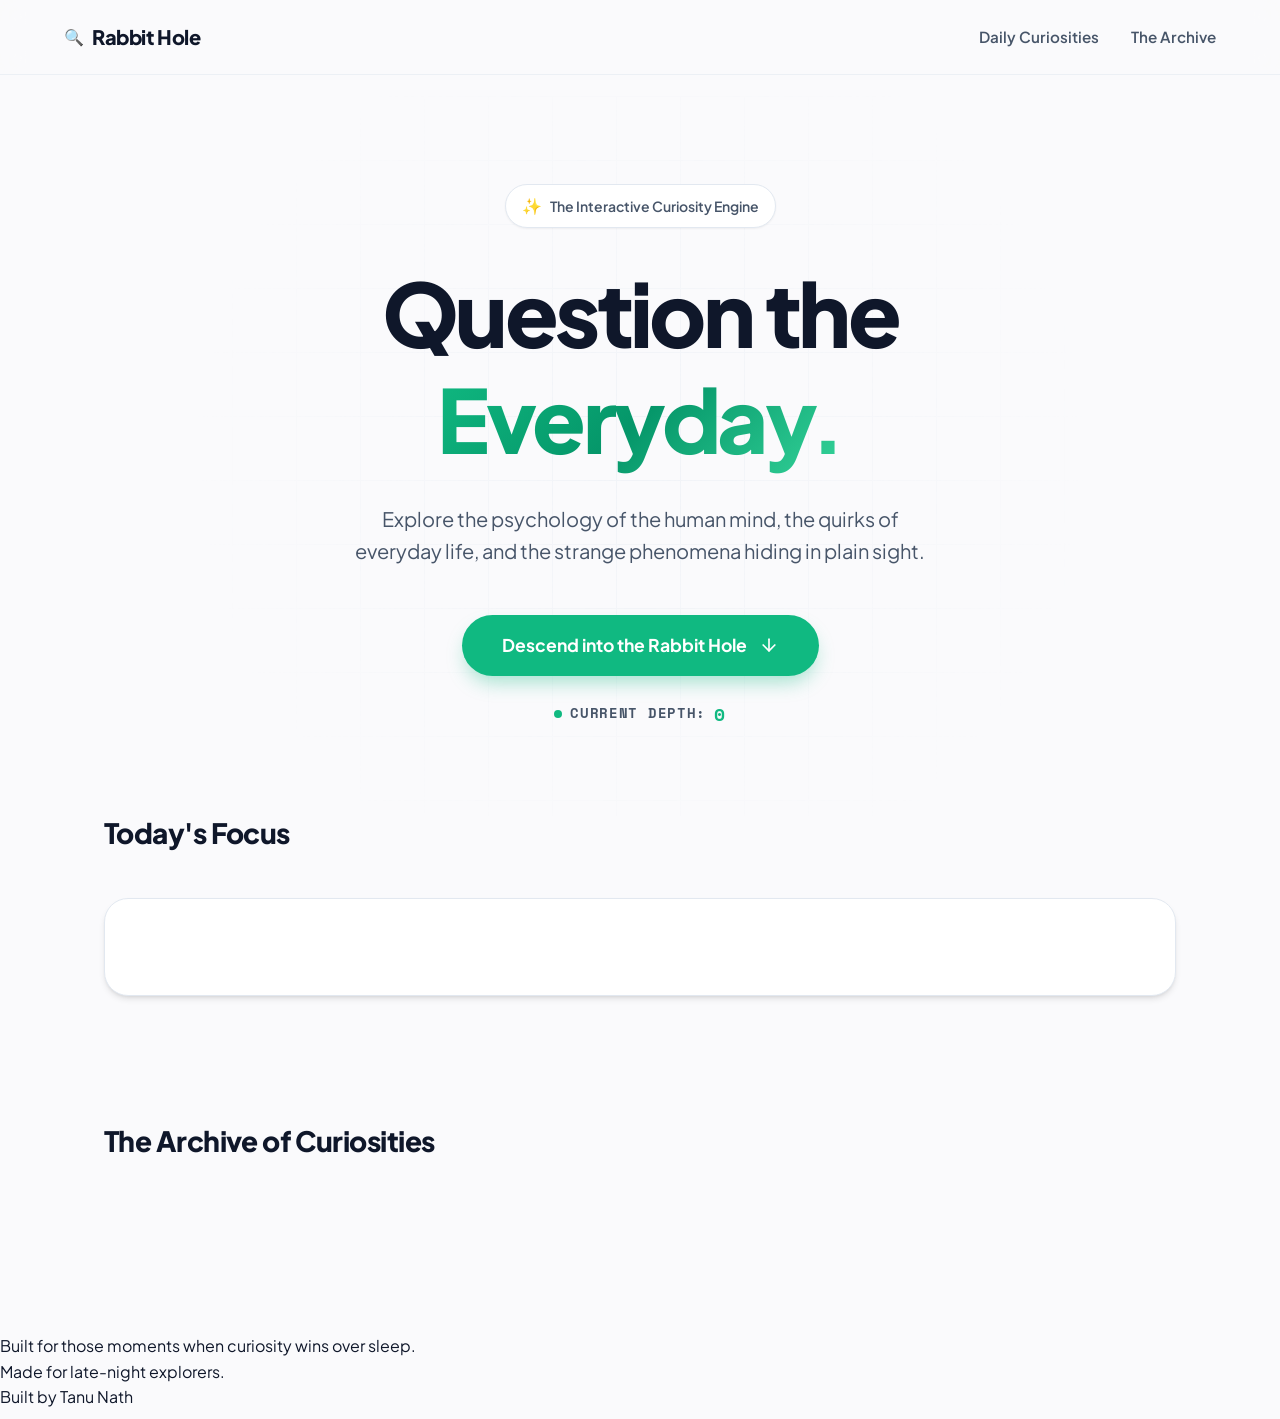
<file: index.html>
<!DOCTYPE html>
<html lang="en">
<head>
    <meta charset="UTF-8">
    <meta name="viewport" content="width=device-width, initial-scale=1.0">
    <title>Rabbit Hole | The Interactive Curiosity Engine</title>
    <link rel="preconnect" href="https://fonts.googleapis.com">
    <link rel="preconnect" href="https://fonts.gstatic.com" crossorigin>
    <link href="https://fonts.googleapis.com/css2?family=Plus+Jakarta+Sans:wght@300;400;500;600;700;800&family=Space+Mono:ital,wght@0,400;0,700;1,400&display=swap" rel="stylesheet">
    <link rel="stylesheet" href="style.css">
</head>
<body>
    <nav class="navbar">
        <div class="logo">
            <span class="icon">🔍</span>
            <h1>Rabbit Hole</h1>
        </div>
        <div class="nav-links">
            <a href="#today-section">Daily Curiosities</a>
            <a href="#related-section">The Archive</a>
        </div>
        <!-- Mobile Menu Toggle -->
        <div class="mobile-menu-btn">
            <span></span>
            <span></span>
            <span></span>
        </div>
    </nav>

    <main>
        <!-- Modern "Lovable" Style Hero Section -->
        <section class="hero-section">
            <div class="hero-background-grid"></div>
            <div class="hero-content">
                <div class="hero-badge fade-in-up">
                    <span class="badge-icon">✨</span>
                    <span class="badge-text">The Interactive Curiosity Engine</span>
                </div>
                
                <h1 class="hero-title fade-in-up delay-1">
                    Question the <span class="text-gradient">Everyday.</span>
                </h1>
                
                <p class="hero-subtitle fade-in-up delay-2">
                    Explore the psychology of the human mind, the quirks of everyday life, and the strange phenomena hiding in plain sight.
                </p>
                
                <div class="hero-action-area fade-in-up delay-3">
                    <button id="rabbit-hole-btn" class="primary-btn">
                        <span class="btn-text">Descend into the Rabbit Hole</span>
                        <svg class="btn-icon" width="20" height="20" viewBox="0 0 24 24" fill="none" stroke="currentColor" stroke-width="2" stroke-linecap="round" stroke-linejoin="round"><line x1="12" y1="5" x2="12" y2="19"></line><polyline points="19 12 12 19 5 12"></polyline></svg>
                    </button>
                    
                    <div class="depth-indicator">
                        <div class="depth-pulse"></div>
                        <span class="depth-label">Current Depth:</span>
                        <span id="depth-value" class="depth-value">0</span>
                    </div>
                </div>
            </div>
        </section>

        <!-- Hidden initially, shown after click -->
        <section id="result-area" class="result-section hidden">
            <div class="glass-card main-card" id="main-result-card">
                <div class="card-header">
                    <span class="category-badge" id="category-badge">Psychology</span>
                </div>
                
                <h2 id="result-title" class="card-title">Title</h2>
                
                <div class="interactive-desc">
                    <p id="result-description" class="card-desc">Description</p>
                    
                    <!-- Hover Fact feature -->
                    <div class="hidden-fact" id="hidden-fact">
                        <span class="fact-label">Did you know?</span>
                        <p id="fact-text">Fact goes here.</p>
                    </div>
                </div>
                
                <div class="card-actions">
                    <a id="result-link" href="#" target="_blank" rel="noopener noreferrer" class="read-more-btn">
                        Read the Article 
                        <svg width="16" height="16" viewBox="0 0 24 24" fill="none" stroke="currentColor" stroke-width="2" stroke-linecap="round" stroke-linejoin="round"><line x1="5" y1="12" x2="19" y2="12"></line><polyline points="12 5 19 12 19"></polyline></svg>
                    </a>
                    <button id="go-deeper-btn" class="next-btn">
                        Next Anomaly
                        <svg width="16" height="16" viewBox="0 0 24 24" fill="none" stroke="currentColor" stroke-width="2" stroke-linecap="round" stroke-linejoin="round"><line x1="12" y1="5" x2="12" y2="19"></line><polyline points="19 12 12 19 5 12"></polyline></svg>
                    </button>
                </div>
            </div>
        </section>

        <section id="today-section" class="content-section">
            <div class="section-heading">
                <h3>Today's Focus</h3>
            </div>
            <div class="featured-card" id="today-curiosity">
                <!-- Populated by JS -->
            </div>
        </section>

        <section id="related-section" class="content-section">
            <div class="section-heading">
                <h3>The Archive of Curiosities</h3>
            </div>
            <div class="card-grid" id="related-grid">
                <!-- Populated by JS -->
            </div>
        </section>
    </main>

    <footer>
        <div class="footer-content">
            <p>Built for those moments when curiosity wins over sleep.</p>
            <p>Made for late-night explorers.</p>
            <p class="author">Built by Tanu Nath</p>
        </div>
    </footer>

    <!-- Background script handles canvas generation -->
    <canvas id="particle-canvas"></canvas>
    
    <script src="script.js"></script>
</body>
</html>
</file>
<file: style.css>
:root {
    /* Base Colors - Clean, Clinical Light Theme */
    --bg-color: #FAFAFC;
    --surface-color: #FFFFFF;
    --border-color: #E2E8F0;
    
    /* Text Colors */
    --text-primary: #0F172A;
    --text-secondary: #475569;
    --text-tertiary: #94A3B8;
    
    /* Accent Colors - Emerald Green Theme */
    --accent-main: #10B981; /* Emerald 500 */
    --accent-hover: #059669; /* Emerald 600 */
    --accent-light: #D1FAE5; /* Emerald 100 */
    --accent-dark: #064E3B; /* Emerald 900 */
    
    /* Typography */
    --font-sans: 'Plus Jakarta Sans', system-ui, -apple-system, sans-serif;
    --font-mono: 'Space Mono', monospace;
    
    /* Design Tokens */
    --radius-sm: 8px;
    --radius-md: 16px;
    --radius-lg: 24px;
    --radius-pill: 9999px;
    
    --shadow-sm: 0 1px 2px 0 rgb(0 0 0 / 0.05);
    --shadow-md: 0 4px 6px -1px rgb(0 0 0 / 0.1), 0 2px 4px -2px rgb(0 0 0 / 0.1);
    --shadow-xl: 0 20px 25px -5px rgb(0 0 0 / 0.1), 0 8px 10px -6px rgb(0 0 0 / 0.1);
}

* {
    box-sizing: border-box;
    margin: 0;
    padding: 0;
}

body {
    background-color: var(--bg-color);
    color: var(--text-primary);
    font-family: var(--font-sans);
    line-height: 1.6;
    overflow-x: hidden;
    position: relative;
    min-height: 100vh;
}

/* Background canvas setup */
#particle-canvas {
    position: fixed;
    top: 0;
    left: 0;
    width: 100vw;
    height: 100vh;
    z-index: -1;
    pointer-events: none;
    opacity: 0.4;
}

/* Base Typography */
h1, h2, h3, h4, h5, h6 {
    font-weight: 800;
    line-height: 1.2;
    letter-spacing: -0.02em;
    color: var(--text-primary);
}

/* -------------------------------------
 *  Layout & Navigation
 * ------------------------------------- */

.navbar {
    display: flex;
    justify-content: space-between;
    align-items: center;
    padding: 1.5rem 5%;
    position: fixed;
    top: 0;
    width: 100%;
    z-index: 50;
    background: rgba(250, 250, 252, 0.8);
    backdrop-filter: blur(12px);
    -webkit-backdrop-filter: blur(12px);
    border-bottom: 1px solid rgba(226, 232, 240, 0.6);
    transition: all 0.3s ease;
}

.logo {
    display: flex;
    align-items: center;
    gap: 0.5rem;
}

.logo h1 {
    font-size: 1.25rem;
    font-weight: 800;
}

.nav-links {
    display: flex;
    gap: 2rem;
}

.nav-links a {
    color: var(--text-secondary);
    text-decoration: none;
    font-weight: 600;
    font-size: 0.95rem;
    transition: color 0.2s ease;
}

.nav-links a:hover {
    color: var(--accent-main);
}

.mobile-menu-btn {
    display: none;
    flex-direction: column;
    gap: 5px;
    cursor: pointer;
}

.mobile-menu-btn span {
    width: 25px;
    height: 2px;
    background-color: var(--text-primary);
    transition: 0.3s;
}

main {
    max-width: 1200px;
    margin: 0 auto;
    padding: 6rem 5% 0; 
}

/* -------------------------------------
 *  Modern Hero Section
 * ------------------------------------- */

.hero-section {
    min-height: 80vh;
    display: flex;
    flex-direction: column;
    justify-content: center;
    align-items: center;
    text-align: center;
    position: relative;
    padding: 4rem 0;
}

.hero-background-grid {
    position: absolute;
    inset: 0;
    background-image: linear-gradient(to right, var(--border-color) 1px, transparent 1px),
                      linear-gradient(to bottom, var(--border-color) 1px, transparent 1px);
    background-size: 4rem 4rem;
    mask-image: radial-gradient(circle, black, transparent 70%);
    -webkit-mask-image: radial-gradient(circle, black, transparent 70%);
    opacity: 0.4;
    z-index: -1;
}

.hero-content {
    max-width: 800px;
    display: flex;
    flex-direction: column;
    align-items: center;
    gap: 2rem;
}

.hero-badge {
    display: inline-flex;
    align-items: center;
    gap: 0.5rem;
    padding: 0.5rem 1rem;
    background: var(--surface-color);
    border: 1px solid var(--border-color);
    border-radius: var(--radius-pill);
    box-shadow: var(--shadow-sm);
    font-size: 0.875rem;
    font-weight: 600;
    color: var(--text-secondary);
}

.hero-badge .badge-icon {
    font-size: 1rem;
}

.hero-title {
    font-size: clamp(3.5rem, 8vw, 5.5rem);
    letter-spacing: -0.04em;
    color: var(--text-primary);
}

.text-gradient {
    background: linear-gradient(135deg, var(--accent-main), #059669, #34d399);
    -webkit-background-clip: text;
    -webkit-text-fill-color: transparent;
    background-clip: text;
    color: transparent;
}

.hero-subtitle {
    font-size: clamp(1.1rem, 2vw, 1.25rem);
    color: var(--text-secondary);
    max-width: 600px;
    font-weight: 400;
}

.hero-action-area {
    display: flex;
    flex-direction: column;
    align-items: center;
    gap: 1.5rem;
    margin-top: 1rem;
}

.primary-btn {
    display: flex;
    align-items: center;
    gap: 0.75rem;
    padding: 1.2rem 2.5rem;
    background-color: var(--accent-main);
    color: white;
    border: none;
    border-radius: var(--radius-pill);
    font-size: 1.1rem;
    font-weight: 700;
    font-family: var(--font-sans);
    cursor: pointer;
    transition: all 0.3s cubic-bezier(0.4, 0, 0.2, 1);
    box-shadow: 0 10px 20px -5px rgba(16, 185, 129, 0.4);
    position: relative;
    overflow: hidden;
}

.primary-btn .btn-text, .primary-btn .btn-icon {
    position: relative;
    z-index: 2;
    transition: transform 0.3s ease;
}

.primary-btn .btn-highlight {
    position: absolute;
    inset: 0;
    background: linear-gradient(to right, transparent, rgba(255,255,255,0.2), transparent);
    transform: translateX(-100%);
    transition: transform 0.6s ease;
    z-index: 1;
}

.primary-btn:hover {
    background-color: var(--accent-hover);
    transform: translateY(-2px);
    box-shadow: 0 15px 25px -5px rgba(16, 185, 129, 0.5);
}

.primary-btn:hover .btn-icon {
    transform: translateX(4px);
}

.primary-btn:hover .btn-highlight {
    transform: translateX(100%);
}

.primary-btn:active {
    transform: translateY(0);
}

.depth-indicator {
    display: flex;
    align-items: center;
    gap: 0.5rem;
    font-family: var(--font-mono);
    font-size: 0.85rem;
    color: var(--text-secondary);
    text-transform: uppercase;
    letter-spacing: 0.05em;
    font-weight: 600;
}

.depth-pulse {
    width: 8px;
    height: 8px;
    border-radius: 50%;
    background-color: var(--accent-main);
    box-shadow: 0 0 0 0 rgba(16, 185, 129, 0.7);
    animation: ping 2s cubic-bezier(0, 0, 0.2, 1) infinite;
}

.depth-value {
    color: var(--accent-main);
    font-size: 1.1rem;
    font-weight: 700;
}

@keyframes ping {
    75%, 100% {
        transform: scale(2);
        opacity: 0;
        box-shadow: 0 0 0 10px rgba(16, 185, 129, 0);
    }
}

/* -------------------------------------
 *  Results Area & Cards
 * ------------------------------------- */

.result-section {
    margin: 4rem 0 6rem;
    display: flex;
    justify-content: center;
    perspective: 1000px;
    transition: opacity 0.6s ease, transform 0.8s ease;
    opacity: 1;
    transform: translateY(0);
}

.result-section.hidden {
    opacity: 0 !important;
    pointer-events: none;
    transform: translateY(20px) scale(0.98) !important;
    position: absolute;
    visibility: hidden;
}

.glass-card {
    background: var(--surface-color);
    border: 1px solid var(--border-color);
    border-radius: var(--radius-lg);
    padding: 3.5rem;
    width: 100%;
    box-shadow: var(--shadow-xl);
    position: relative;
    overflow: hidden;
}

.main-card {
    max-width: 900px;
    transform-style: preserve-3d;
    transition: transform 0.1s;
}

.card-header {
    display: flex;
    margin-bottom: 2rem;
}

.category-badge {
    padding: 0.5rem 1.25rem;
    background-color: var(--accent-light);
    color: var(--accent-dark);
    border-radius: var(--radius-pill);
    font-weight: 700;
    font-size: 0.75rem;
    text-transform: uppercase;
    letter-spacing: 0.05em;
    font-family: var(--font-mono);
}

.category-badge.everyday {
    background-color: #E0E7FF;
    color: #3730A3;
}

.category-badge.culture {
    background-color: #FCE7F3;
    color: #9D174D;
}

.card-title {
    font-size: 2.5rem;
    color: var(--text-primary);
    margin-bottom: 1.5rem;
}

.interactive-desc {
    margin-bottom: 3rem;
}

.card-desc {
    font-size: 1.125rem;
    color: var(--text-secondary);
    line-height: 1.8;
}

.hidden-fact {
    margin-top: 2rem;
    padding: 1.5rem;
    background-color: rgba(248, 250, 252, 0.8);
    border-left: 4px solid var(--accent-main);
    border-radius: 0 var(--radius-sm) var(--radius-sm) 0;
    opacity: 0.7;
    transition: all 0.3s ease;
}

.hidden-fact:hover {
    opacity: 1;
    background-color: var(--accent-light);
    transform: translateX(4px);
}

.fact-label {
    display: block;
    font-size: 0.8rem;
    text-transform: uppercase;
    font-weight: 800;
    color: var(--accent-main);
    margin-bottom: 0.5rem;
    letter-spacing: 0.05em;
}

#fact-text, .hidden-fact p {
    font-size: 0.95rem;
    color: var(--text-primary);
}

.card-actions {
    display: flex;
    gap: 1rem;
    flex-wrap: wrap;
}

.read-more-btn, .next-btn {
    display: inline-flex;
    align-items: center;
    gap: 0.5rem;
    padding: 1rem 2rem;
    border-radius: var(--radius-pill);
    font-weight: 600;
    font-size: 1rem;
    text-decoration: none;
    cursor: pointer;
    transition: all 0.2s ease;
}

.read-more-btn {
    background-color: var(--text-primary);
    color: white;
    border: none;
}

.read-more-btn:hover {
    background-color: var(--text-secondary);
    transform: translateY(-1px);
    box-shadow: var(--shadow-md);
}

.next-btn {
    background-color: transparent;
    color: var(--text-primary);
    border: 1px solid var(--border-color);
}

.next-btn:hover {
    background-color: var(--bg-color);
    border-color: var(--text-primary);
    transform: translateY(-1px);
}

/* -------------------------------------
 *  Layout Grids
 * ------------------------------------- */

.content-section {
    margin-bottom: 8rem;
}

.section-heading {
    margin-bottom: 3rem;
}

.section-heading h3 {
    font-size: 1.75rem;
    color: var(--text-primary);
}

.featured-card {
    background: var(--surface-color);
    border: 1px solid var(--border-color);
    border-radius: var(--radius-lg);
    padding: 3rem;
    box-shadow: var(--shadow-md);
}

.card-grid {
    display: grid;
    grid-template-columns: repeat(auto-fill, minmax(300px, 1fr));
    gap: 2rem;
}

.mini-card
</file>
